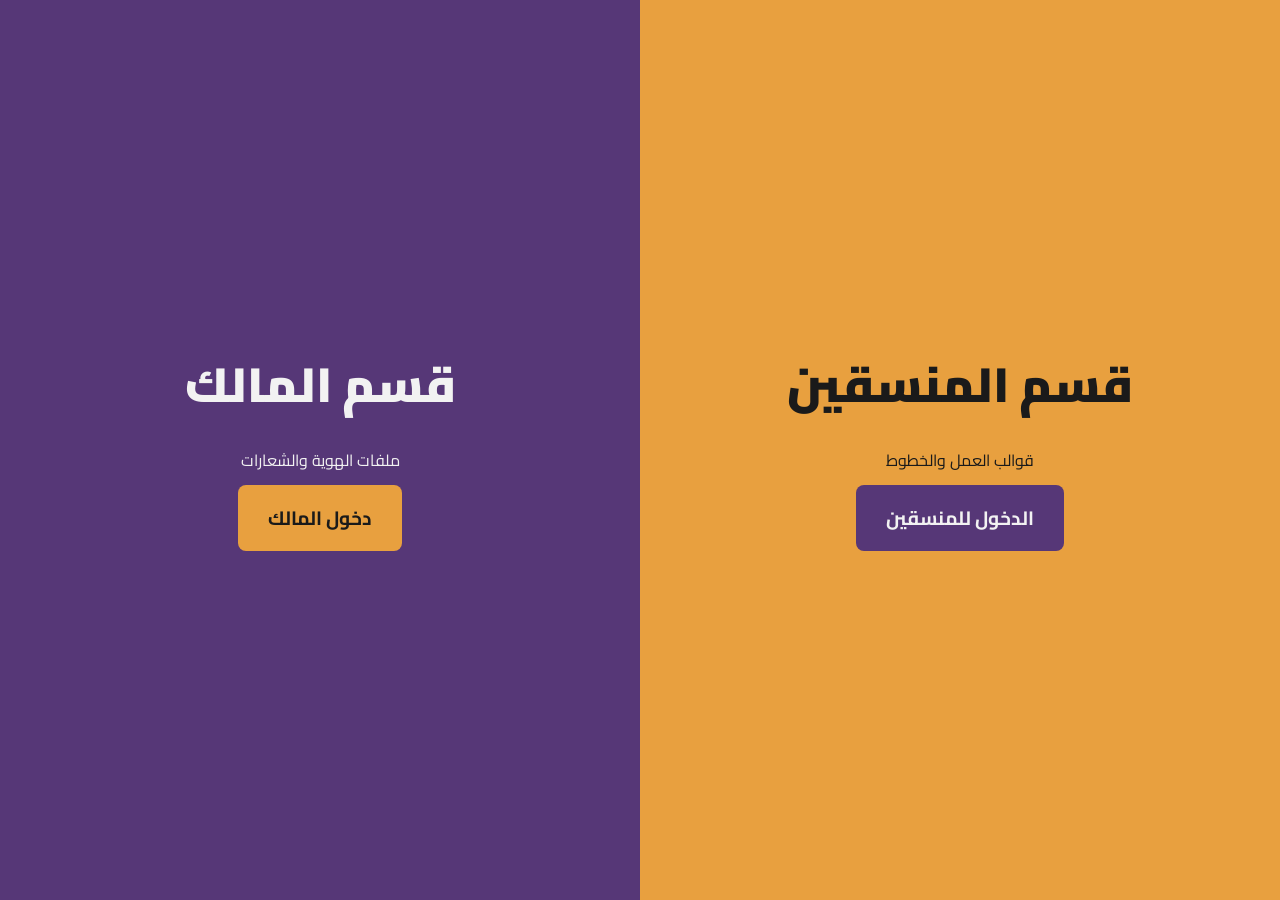
<file: index.html>
﻿<!DOCTYPE html>
<html lang="ar" dir="rtl">
<head>
    <meta charset="UTF-8">
    <meta name="viewport" content="width=device-width, initial-scale=1.0">
    <title>بوابة الهوية البصرية</title>
    <link href="https://fonts.googleapis.com/css2?family=Cairo:wght@400;700&display=swap" rel="stylesheet">
    <link rel="stylesheet" href="style.css">
</head>
<body>
    <div class="split-layout">
        <div class="split-section coordinator-section">
            <div class="content">
                <h2>قسم المنسقين</h2>
                <p>قوالب العمل والخطوط</p>
                <a href="coordinators.html" class="btn btn-purple">الدخول للمنسقين</a>
            </div>
        </div>
        <div class="split-section owner-section">
            <div class="content">
                <h2>قسم المالك</h2>
                <p>ملفات الهوية والشعارات</p>
                <a href="owner.html" class="btn btn-golden">دخول المالك</a>
            </div>
        </div>
    </div>
</body>
</html>
</file>
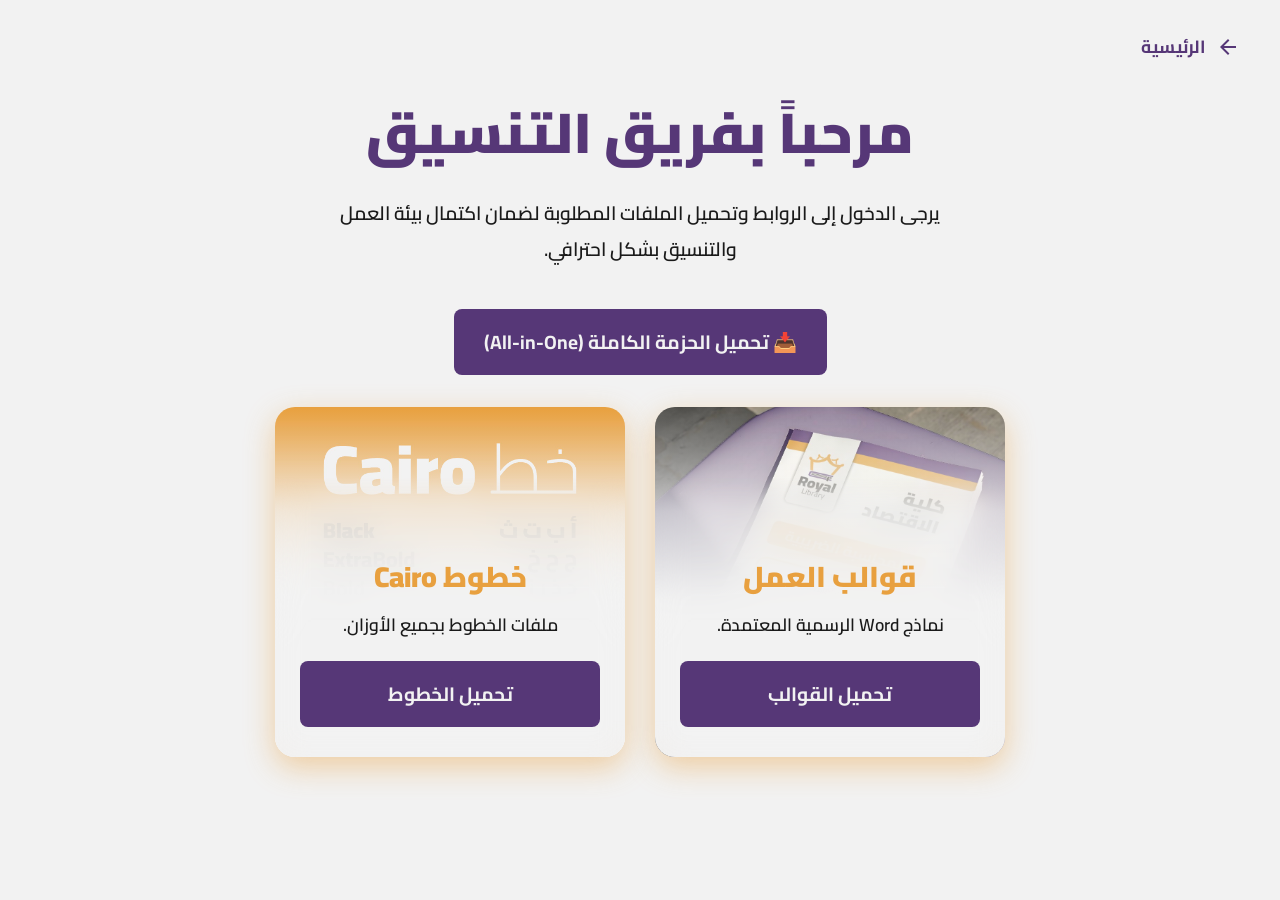
<file: Coordinators.html>
﻿<!DOCTYPE html>
<html lang="ar" dir="rtl">
<head>
    <meta charset="UTF-8">
    <meta name="viewport" content="width=device-width, initial-scale=1.0">
    <title>بوابة المنسقين</title>
    <link href="https://fonts.googleapis.com/css2?family=Cairo:wght@400;600;700;900&display=swap" rel="stylesheet">
    <link rel="stylesheet" href="style.css">
</head>
<body>
    <div class="dashboard coord-theme">
        
        <a href="index.html" class="top-back-btn">
            <svg viewBox="0 0 24 24">
                <path d="M20 11H7.83l5.59-5.59L12 4l-8 8 8 8 1.41-1.41L7.83 13H20v-2z"></path>
            </svg>
            الرئيسية
        </a>

        <h1>مرحباً بفريق التنسيق</h1>
        <p class="dashboard-msg">يرجى الدخول إلى الروابط وتحميل الملفات المطلوبة لضمان اكتمال بيئة العمل والتنسيق بشكل احترافي.</p>
        
        <a href="https://drive.proton.me/urls/DPE26Y5WY4#FNe2B08j1V1v" target="_blank" class="btn btn-purple" style="margin-bottom: 2rem;">📥 تحميل الحزمة الكاملة (All-in-One)</a>

        <div class="cards-container">
            <div class="card bg-template">
                <div class="card-content">
                    <h3>قوالب العمل</h3>
                    <p>نماذج Word الرسمية المعتمدة.</p>
                    <a href="https://drive.proton.me/urls/9JMN9GV3ZM#54tsAAldZ4zy" target="_blank" class="btn btn-purple">تحميل القوالب</a>
                </div>
            </div>

            <div class="card bg-font">
                <div class="card-content">
                    <h3>خطوط Cairo</h3>
                    <p>ملفات الخطوط بجميع الأوزان.</p>
                    <a href="https://drive.proton.me/urls/55VF64R9PR#OJAZcfxwjBOU" target="_blank" class="btn btn-purple">تحميل الخطوط</a>
                </div>
            </div>
        </div>
        
    </div>
</body>
</html>
</file>
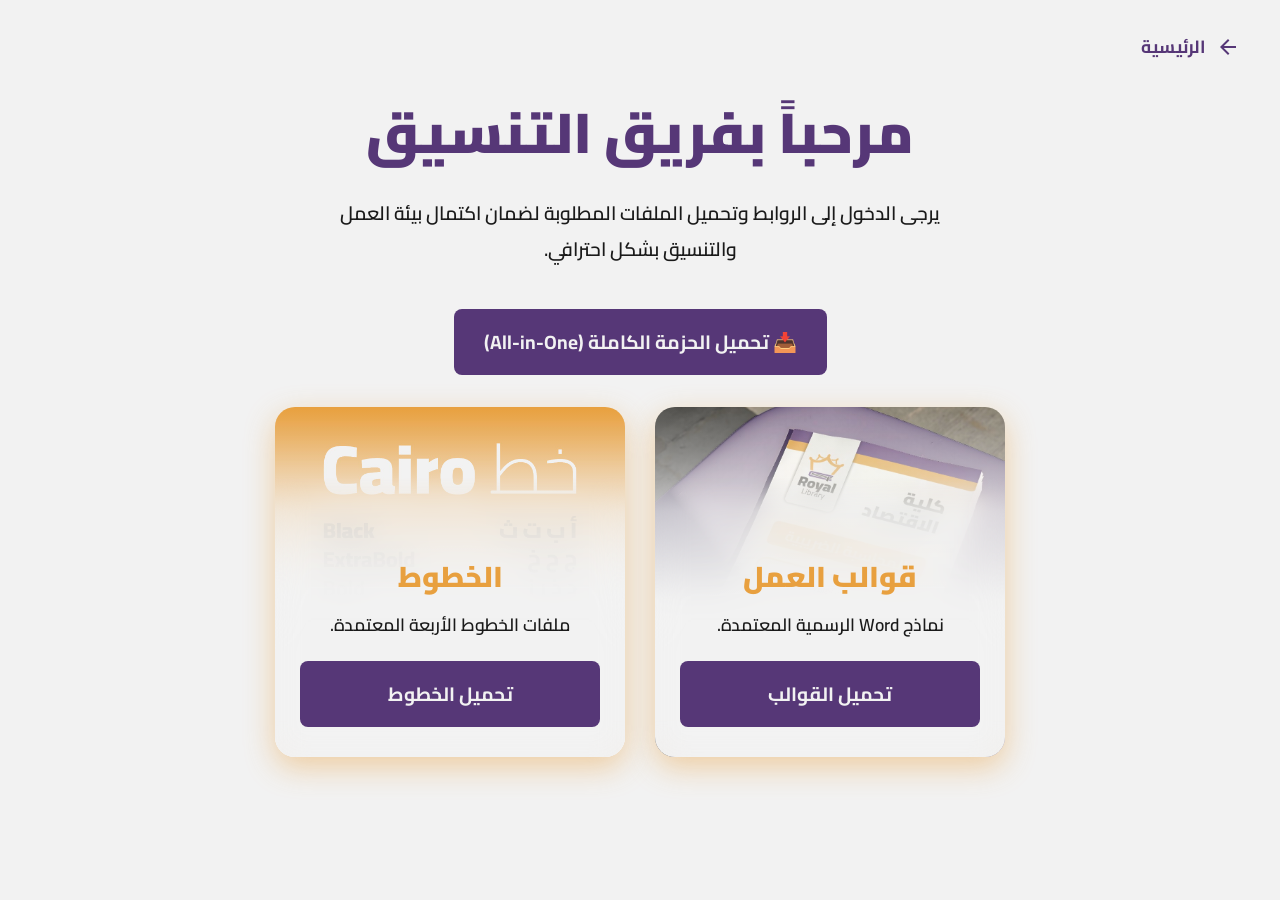
<file: coordinators.html>
<!DOCTYPE html>
<html lang="ar" dir="rtl">
<head>
    <meta charset="UTF-8">
    <meta name="viewport" content="width=device-width, initial-scale=1.0">
    <title>بوابة المنسقين</title>
    <link href="https://fonts.googleapis.com/css2?family=Cairo:wght@400;600;700;900&display=swap" rel="stylesheet">
    <link rel="stylesheet" href="style.css">
</head>
<body>
    <div class="dashboard coord-theme">
        
        <a href="index.html" class="top-back-btn">
            <svg viewBox="0 0 24 24">
                <path d="M20 11H7.83l5.59-5.59L12 4l-8 8 8 8 1.41-1.41L7.83 13H20v-2z"></path>
            </svg>
            الرئيسية
        </a>

        <h1>مرحباً بفريق التنسيق</h1>
        <p class="dashboard-msg">يرجى الدخول إلى الروابط وتحميل الملفات المطلوبة لضمان اكتمال بيئة العمل والتنسيق بشكل احترافي.</p>
        
        <a href="https://drive.proton.me/urls/DPE26Y5WY4#FNe2B08j1V1v" target="_blank" class="btn btn-purple" style="margin-bottom: 2rem;">📥 تحميل الحزمة الكاملة (All-in-One)</a>

        <div class="cards-container">
            <div class="card bg-template">
                <div class="card-content">
                    <h3>قوالب العمل</h3>
                    <p>نماذج Word الرسمية المعتمدة.</p>
                    <a href="https://drive.proton.me/urls/9JMN9GV3ZM#54tsAAldZ4zy" target="_blank" class="btn btn-purple">تحميل القوالب</a>
                </div>
            </div>

            <div class="card bg-font">
                <div class="card-content">
                    <h3>الخطوط</h3>
                    <p>ملفات الخطوط الأربعة المعتمدة.</p>
                    <a href="https://drive.proton.me/urls/55VF64R9PR#OJAZcfxwjBOU" target="_blank" class="btn btn-purple">تحميل الخطوط</a>
                </div>
            </div>
        </div>
        
    </div>
</body>
</html>
</file>
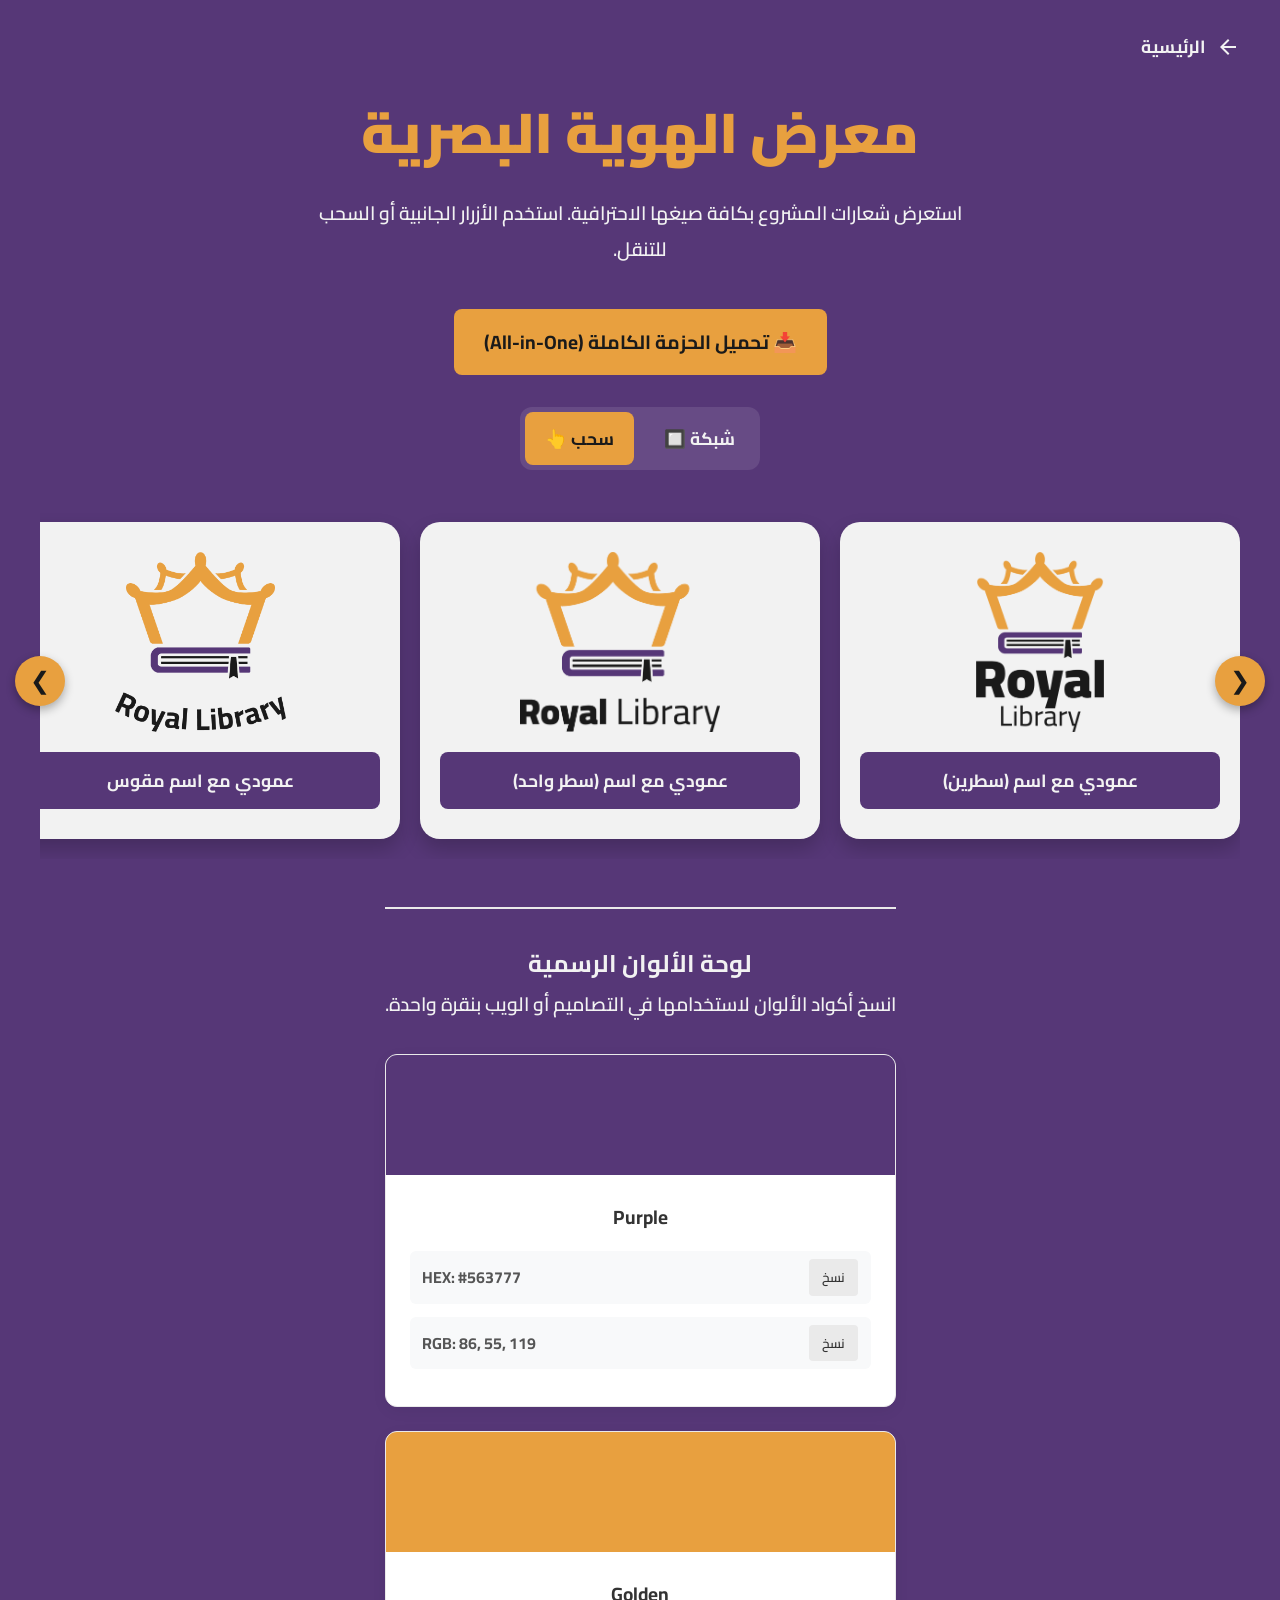
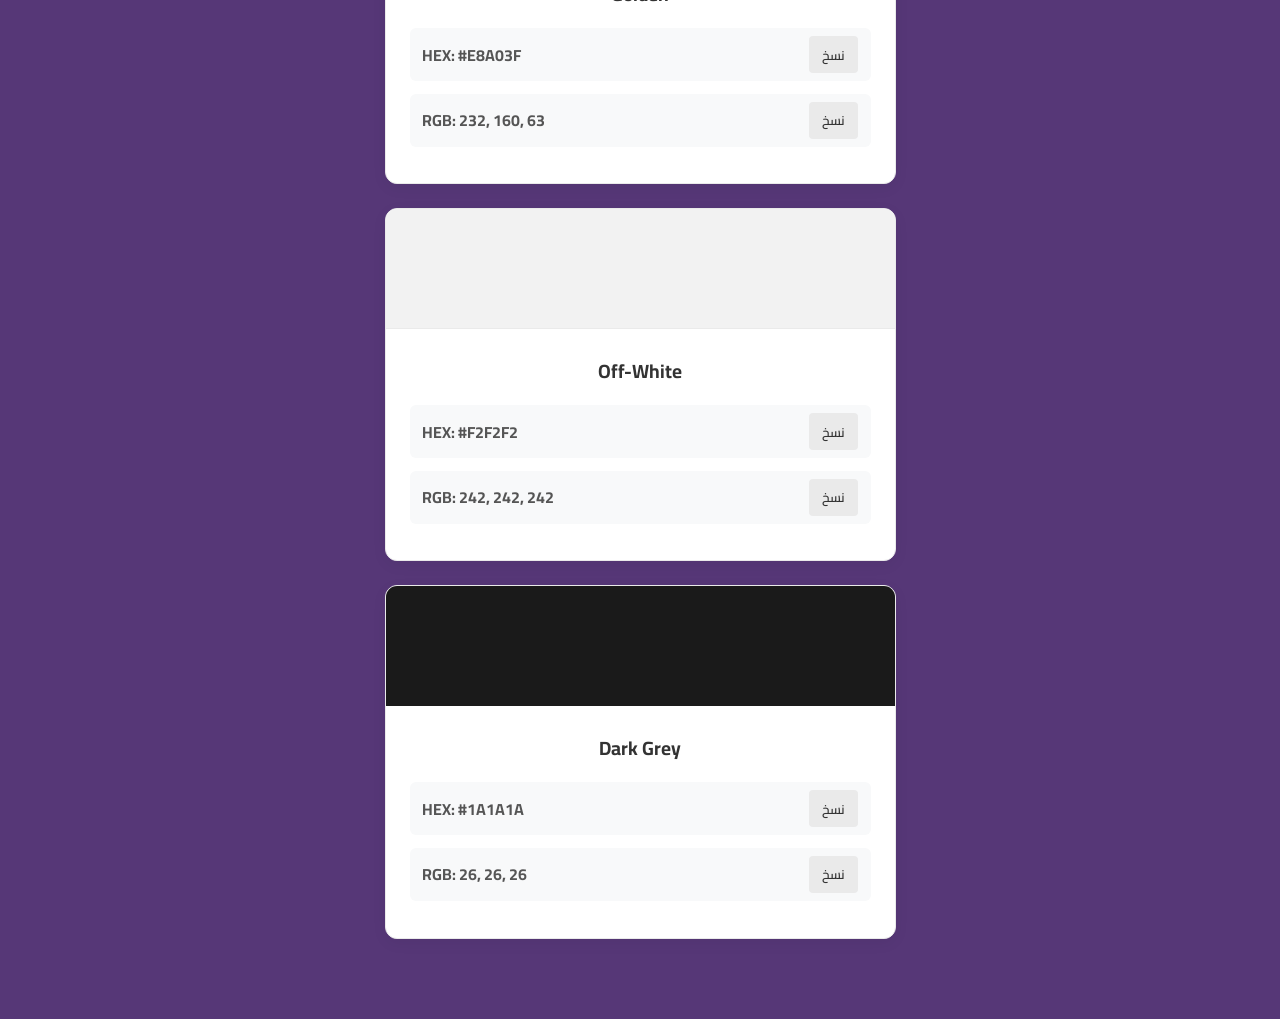
<file: owner.html>
<!DOCTYPE html>
<html lang="ar" dir="rtl">
<head>
    <meta charset="UTF-8">
    <meta name="viewport" content="width=device-width, initial-scale=1.0">
    <title>لوحة تحكم المالك</title>
    <link href="https://fonts.googleapis.com/css2?family=Cairo:wght@400;600;700;900&display=swap" rel="stylesheet">
    <link rel="stylesheet" href="style.css">
    
    <style>
        /* تنسيقات قسم الألوان */
        .palette-section {
            margin-top: 3rem;
            padding-top: 2rem;
            border-top: 2px solid #eaeaea;
        }

        .palette-grid {
            display: grid;
            grid-template-columns: repeat(auto-fit, minmax(250px, 1fr));
            gap: 1.5rem;
            margin-top: 1.5rem;
        }

        .color-card {
            background: #ffffff;
            border-radius: 12px;
            overflow: hidden;
            box-shadow: 0 4px 15px rgba(0,0,0,0.05);
            border: 1px solid #eaeaea;
            transition: transform 0.3s ease;
        }

        .color-card:hover {
            transform: translateY(-5px);
        }

        /* مربع اللون نفسه */
        .color-swatch {
            height: 120px;
            width: 100%;
        }

        /* تفاصيل الألوان وأزرار النسخ */
        .color-details {
            padding: 1.5rem;
        }

        .color-details h3 {
            margin: 0 0 1rem 0;
            font-size: 1.2rem;
            color: #333;
        }

        .code-row {
            display: flex;
            justify-content: space-between;
            align-items: center;
            background: #f8f9fa;
            padding: 0.5rem 0.8rem;
            border-radius: 6px;
            margin-bottom: 0.8rem;
            font-family: monospace; /* خط مناسب للأكواد */
            font-size: 1rem;
            direction: ltr; /* جعل الأكواد من اليسار لليمين */
        }

        .code-row span {
            color: #555;
            font-weight: bold;
        }

        .copy-btn {
            background: #eaeaea;
            border: none;
            padding: 0.4rem 0.8rem;
            border-radius: 4px;
            cursor: pointer;
            font-family: 'Cairo', sans-serif;
            font-size: 0.8rem;
            font-weight: 600;
            color: #333;
            transition: background 0.3s, color 0.3s;
        }

        .copy-btn:hover {
            background: #d4d4d4;
        }

        /* تنسيق الزر عند نجاح النسخ */
        .copy-btn.copied {
            background: #4caf50;
            color: white;
        }
    </style>
</head>
<body>
    <div class="dashboard owner-theme">
        
        <a href="index.html" class="top-back-btn">
            <svg viewBox="0 0 24 24" width="24" height="24" fill="currentColor">
                <path d="M20 11H7.83l5.59-5.59L12 4l-8 8 8 8 1.41-1.41L7.83 13H20v-2z"></path>
            </svg>
            الرئيسية
        </a>

        <h1>معرض الهوية البصرية</h1>
        <p class="dashboard-msg">استعرض شعارات المشروع بكافة صيغها الاحترافية. استخدم الأزرار الجانبية أو السحب للتنقل.</p>
        
        <a href="https://drive.proton.me/urls/YYRXRBAQX0#__fHTqx-NeRs" target="_blank" class="btn btn-golden" style="margin-bottom: 2rem;">📥 تحميل الحزمة الكاملة (All-in-One)</a>

        <div class="view-controls">
            <button class="view-btn" id="btnGrid" onclick="setView('grid')">شبكة 🔲</button>
            <button class="view-btn active" id="btnSwipe" onclick="setView('swipe')">سحب 👆</button>
        </div>

        <div class="gallery-wrapper" id="galleryWrapper">
            <button class="nav-btn prev" onclick="scrollGallery(1)">❮</button>
            
            <div class="logo-container swipe-mode" id="galleryContainer">
                <div class="logo-card">
                    <div class="logo-img-box"><img src="images/logo-preview (2).png" alt="عمودي سطرين"></div>
                    <a href="https://drive.proton.me/urls/99AMR9K4WM#TZuF1lPpvPN8" target="_blank" class="btn btn-purple">عمودي مع اسم (سطرين)</a>
                </div>
                <div class="logo-card">
                    <div class="logo-img-box"><img src="images/logo-preview (3).png" alt="عمودي سطر واحد"></div>
                    <a href="https://drive.proton.me/urls/91RXM5PB38#WneDZXRsHbFV" target="_blank" class="btn btn-purple">عمودي مع اسم (سطر واحد)</a>
                </div>
                <div class="logo-card">
                    <div class="logo-img-box"><img src="images/logo-preview (6).png" alt="عمودي مقوس"></div>
                    <a href="https://drive.proton.me/urls/60KF4DCA00#aUmZ9vuspVb2" target="_blank" class="btn btn-purple">عمودي مع اسم مقوس</a>
                </div>
                <div class="logo-card">
                    <div class="logo-img-box"><img src="images/logo-preview (5).png" alt="أفقي سطر واحد"></div>
                    <a href="https://drive.proton.me/urls/PQMB0D1VDC#L8Q8sknO6bwM" target="_blank" class="btn btn-purple">أفقي (سطر واحد)</a>
                </div>
                <div class="logo-card">
                    <div class="logo-img-box"><img src="images/logo-preview (4).png" alt="أفقي سطرين"></div>
                    <a href="https://drive.proton.me/urls/0DVDPZ5PKW#UpDnxZw1lUeR" target="_blank" class="btn btn-purple">أفقي (سطرين)</a>
                </div>
                <div class="logo-card">
                    <div class="logo-img-box"><img src="images/logo-preview (7).png" alt="شعار دائري"></div>
                    <a href="https://drive.proton.me/urls/15PD0VT8P0#Hl2q6lnFeFlK" target="_blank" class="btn btn-purple">لوغو دائري (ختم)</a>
                </div>
                <div class="logo-card">
                    <div class="logo-img-box"><img src="images/logo-preview (1).png" alt="الرمز فقط"></div>
                    <a href="https://drive.proton.me/urls/FK7HHN157G#TPbV2udOumhy" target="_blank" class="btn btn-purple">الرمز فقط (بدون اسم)</a>
                </div>
            </div>

            <button class="nav-btn next" onclick="scrollGallery(-1)">❯</button>
        </div>

        <div class="palette-section">
            <h2>لوحة الألوان الرسمية</h2>
            <p class="dashboard-msg">انسخ أكواد الألوان لاستخدامها في التصاميم أو الويب بنقرة واحدة.</p>
            
            <div class="palette-grid">
                
                <div class="color-card">
                    <div class="color-swatch" style="background-color: #563777;"></div>
                    <div class="color-details">
                        <h3>Purple</h3>
                        <div class="code-row">
                            <span>HEX: #563777</span>
                            <button class="copy-btn" onclick="copyColorCode('#563777', this)">نسخ</button>
                        </div>
                        <div class="code-row">
                            <span>RGB: 86, 55, 119</span>
                            <button class="copy-btn" onclick="copyColorCode('rgb(86, 55, 119)', this)">نسخ</button>
                        </div>
                    </div>
                </div>

                <div class="color-card">
                    <div class="color-swatch" style="background-color: #E8A03F;"></div>
                    <div class="color-details">
                        <h3>Golden</h3>
                        <div class="code-row">
                            <span>HEX: #E8A03F</span>
                            <button class="copy-btn" onclick="copyColorCode('#E8A03F', this)">نسخ</button>
                        </div>
                        <div class="code-row">
                            <span>RGB: 232, 160, 63</span>
                            <button class="copy-btn" onclick="copyColorCode('rgb(232, 160, 63)', this)">نسخ</button>
                        </div>
                    </div>
                </div>

                <div class="color-card">
                    <div class="color-swatch" style="background-color: #F2F2F2; border-bottom: 1px solid #eaeaea;"></div>
                    <div class="color-details">
                        <h3>Off-White</h3>
                        <div class="code-row">
                            <span>HEX: #F2F2F2</span>
                            <button class="copy-btn" onclick="copyColorCode('#F2F2F2', this)">نسخ</button>
                        </div>
                        <div class="code-row">
                            <span>RGB: 242, 242, 242</span>
                            <button class="copy-btn" onclick="copyColorCode('rgb(242, 242, 242)', this)">نسخ</button>
                        </div>
                    </div>
                </div>

                <div class="color-card">
                    <div class="color-swatch" style="background-color: #1A1A1A;"></div>
                    <div class="color-details">
                        <h3>Dark Grey</h3>
                        <div class="code-row">
                            <span>HEX: #1A1A1A</span>
                            <button class="copy-btn" onclick="copyColorCode('#1A1A1A', this)">نسخ</button>
                        </div>
                        <div class="code-row">
                            <span>RGB: 26, 26, 26</span>
                            <button class="copy-btn" onclick="copyColorCode('rgb(26, 26, 26)', this)">نسخ</button>
                        </div>
                    </div>
                </div>

            </div>
        </div>
        </div>

    <script>
        // دالة تغيير طريقة العرض (الشبكة أو السحب)
        function setView(mode) {
            const container = document.getElementById('galleryContainer');
            const wrapper = document.getElementById('galleryWrapper');
            const btnGrid = document.getElementById('btnGrid');
            const btnSwipe = document.getElementById('btnSwipe');

            if (mode === 'swipe') {
                container.className = 'logo-container swipe-mode';
                btnSwipe.classList.add('active');
                btnGrid.classList.remove('active');
                wrapper.classList.remove('grid-active');
            } else {
                container.className = 'logo-container grid-mode';
                btnGrid.classList.add('active');
                btnSwipe.classList.remove('active');
                wrapper.classList.add('grid-active');
            }
        }

        // دالة التمرير الجانبي للشعارات
        function scrollGallery(direction) {
            const container = document.getElementById('galleryContainer');
            // الاتجاه (1) لليمين، و (-1) لليسار
            const scrollAmount = container.clientWidth * 0.8 * direction;
            container.scrollBy({ left: scrollAmount, behavior: 'smooth' });
        }

        // =========================================
        // الدالة الجديدة الخاصة بنسخ كود اللون
        // =========================================
        function copyColorCode(textToCopy, buttonElement) {
            // استخدام واجهة الحافظة (Clipboard API) لنسخ النص
            navigator.clipboard.writeText(textToCopy).then(() => {
                // حفظ النص الأصلي للزر
                const originalText = buttonElement.innerText;
                
                // تغيير شكل ونص الزر لتأكيد النسخ
                buttonElement.innerText = 'تم النسخ!';
                buttonElement.classList.add('copied');
                
                // إعادة الزر لشكله الأصلي بعد ثانيتين
                setTimeout(() => {
                    buttonElement.innerText = originalText;
                    buttonElement.classList.remove('copied');
                }, 2000);
            }).catch(err => {
                console.error('فشل في نسخ النص: ', err);
                alert('عذراً، حدث خطأ أثناء النسخ.');
            });
        }
    </script>
</body>
</html>
</file>
<file: style.css>
:root {
    --purple: #563777;
    --golden: #E8A03F;
    --off-white: #F2F2F2;
    --dark-grey: #1A1A1A;
}

* {
    box-sizing: border-box;
    margin: 0;
    padding: 0;
    font-family: 'Cairo', sans-serif;
}

body {
    background-color: var(--off-white);
    color: var(--dark-grey);
    overflow-x: hidden;
}

/* إصلاحات الواجهة الرئيسية */
.split-layout { 
    display: flex; 
    min-height: 100vh; /* تغيير إلى min-height لحل الغليتش */
    width: 100vw; 
}
.split-section { 
    flex: 1; 
    display: flex; 
    justify-content: center; 
    align-items: center; 
    text-align: center; 
    transition: all 0.3s ease-in-out; 
}
.split-section:hover { flex: 1.05; }
.coordinator-section { background-color: var(--golden); color: var(--dark-grey); }
.owner-section { background-color: var(--purple); color: var(--off-white); }
.content { padding: 2rem; width: 100%; }
.content h2 { font-size: 3rem; font-weight: 900; margin-bottom: 1rem; }

.btn {
    display: inline-block; padding: 15px 30px; font-size: 1.2rem; font-weight: bold;
    text-decoration: none; border-radius: 8px; transition: 0.3s; margin: 10px;
    cursor: pointer; text-align: center; border: none;
}
.btn-purple { background-color: var(--purple); color: var(--off-white); }
.btn-purple:hover { background-color: var(--dark-grey); }
.btn-golden { background-color: var(--golden); color: var(--dark-grey); }
.btn-golden:hover { background-color: var(--off-white); }

.dashboard {
    min-height: 100vh; display: flex; flex-direction: column; align-items: center;
    justify-content: flex-start; text-align: center; padding: 5rem 2rem; position: relative;
    overflow-x: hidden;
}
.owner-theme { background-color: var(--purple); color: var(--off-white); }
.coord-theme { background-color: var(--off-white); color: var(--dark-grey); }

.dashboard h1 { font-size: 3.5rem; font-weight: 900; margin-bottom: 10px; }
.owner-theme h1 { color: var(--golden); }
.coord-theme h1 { color: var(--purple); }

.dashboard-msg { font-size: 1.2rem; font-weight: 600; margin-bottom: 2rem; max-width: 650px; }
.owner-theme .dashboard-msg { color: var(--off-white); }
.coord-theme .dashboard-msg { color: var(--dark-grey); }

.top-back-btn {
    position: absolute; top: 30px; right: 40px; display: flex; align-items: center;
    gap: 10px; text-decoration: none; font-weight: 700; font-size: 1.1rem; transition: 0.3s;
}
.coord-theme .top-back-btn { color: var(--purple); }
.coord-theme .top-back-btn:hover { color: var(--golden); }
.owner-theme .top-back-btn { color: var(--off-white); }
.owner-theme .top-back-btn:hover { color: var(--golden); }
.top-back-btn svg { width: 24px; height: 24px; fill: currentColor; }

.view-controls {
    display: flex;
    gap: 10px;
    margin-bottom: 2rem;
    background-color: rgba(255, 255, 255, 0.1);
    padding: 5px;
    border-radius: 12px;
}
.view-btn {
    background: transparent;
    border: none;
    padding: 10px 20px;
    font-size: 1.1rem;
    font-weight: bold;
    color: var(--off-white);
    border-radius: 8px;
    cursor: pointer;
    transition: 0.3s;
}
.view-btn:hover { background-color: rgba(255, 255, 255, 0.2); }
.view-btn.active { background-color: var(--golden); color: var(--dark-grey); }

.gallery-wrapper {
    position: relative;
    width: 100%;
    max-width: 1200px;
    display: flex;
    align-items: center;
    justify-content: center;
}

.nav-btn {
    position: absolute;
    top: 50%;
    transform: translateY(-50%);
    background-color: var(--golden);
    color: var(--dark-grey);
    border: none;
    width: 50px;
    height: 50px;
    border-radius: 50%;
    cursor: pointer;
    z-index: 10;
    display: flex;
    align-items: center;
    justify-content: center;
    font-size: 1.5rem;
    box-shadow: 0 4px 10px rgba(0,0,0,0.3);
    transition: 0.3s;
}
.nav-btn:hover { background-color: var(--off-white); }
.nav-btn.prev { right: -25px; } /* اليمين */
.nav-btn.next { left: -25px; } /* اليسار */

.gallery-wrapper.grid-active .nav-btn { display: none !important; }

.logo-container { width: 100%; transition: all 0.3s ease; }

.logo-container.grid-mode {
    display: flex; flex-wrap: wrap; justify-content: center; gap: 30px;
}
.logo-container.grid-mode .logo-card { width: 100%; max-width: 320px; }

.logo-container.swipe-mode {
    display: flex; flex-wrap: nowrap; overflow-x: auto; scroll-snap-type: x mandatory;
    scroll-behavior: smooth; gap: 20px; padding: 20px 0; -webkit-overflow-scrolling: touch;
    scrollbar-width: none;
}
.logo-container.swipe-mode::-webkit-scrollbar { display: none; }

.logo-container.swipe-mode .logo-card { flex: 0 0 85%; max-width: 400px; scroll-snap-align: center; }

.logo-card {
    background-color: var(--off-white); border-radius: 20px; padding: 30px 20px;
    display: flex; flex-direction: column; align-items: center; justify-content: space-between;
    box-shadow: 0 10px 20px rgba(0,0,0,0.2); transition: 0.3s;
}
.logo-card:hover { transform: translateY(-5px); box-shadow: 0 15px 35px rgba(232, 160, 63, 0.4); }

.logo-img-box { width: 100%; height: 180px; display: flex; justify-content: center; align-items: center; margin-bottom: 20px; }
.logo-img-box img { max-width: 100%; max-height: 100%; object-fit: contain; }
.logo-card .btn-purple { width: 100%; margin: 0; font-size: 1.1rem; padding: 12px; }

/* إصلاحات الموبايل */
@media (max-width: 768px) {
    .split-layout { flex-direction: column; height: 100vh; }
    .split-section { flex: 1; min-height: 50vh; } /* يضمن أن يأخذ كل قسم نصف الشاشة بدقة */
    .content h2 { font-size: 2.2rem; }
    .top-back-btn { top: 15px; right: 15px; font-size: 1rem; }
    .dashboard h1 { font-size: 2.2rem; margin-top: 20px; }
    .dashboard-msg { font-size: 1rem; }
    
    /* تصغير الأسهم للموبايل وإدخالها للداخل قليلاً */
    .nav-btn { width: 40px; height: 40px; font-size: 1.2rem; }
    .nav-btn.prev { right: 10px; } 
    .nav-btn.next { left: 10px; }
    
    .logo-container.swipe-mode .logo-card { flex: 0 0 92%; }
}

.cards-container { display: flex; flex-wrap: wrap; justify-content: center; gap: 30px; width: 100%; max-width: 1000px; }
.card { position: relative; width: 100%; max-width: 350px; aspect-ratio: 1/1; border-radius: 20px; overflow: hidden; display: flex; flex-direction: column; justify-content: flex-end; box-shadow: 0 10px 30px rgba(232, 160, 63, 0.45); transition: transform 0.3s ease, box-shadow 0.3s ease; background-size: cover; background-position: center; background-color: var(--off-white); }
.card:hover { transform: translateY(-8px); box-shadow: 0 15px 40px rgba(232, 160, 63, 0.65); }
.card::before { content: ""; position: absolute; bottom: 0; left: 0; width: 100%; height: 100%; background: linear-gradient(to top, rgba(242, 242, 242, 1) 0%, rgba(242, 242, 242, 1) 45%, rgba(242, 242, 242, 0.8) 70%, rgba(242, 242, 242, 0) 100%); z-index: 1; }
.card::after { content: ""; position: absolute; bottom: 0; left: 0; width: 100%; height: 100%; backdrop-filter: blur(15px); -webkit-backdrop-filter: blur(15px); mask-image: linear-gradient(to top, black 30%, rgba(0,0,0,0.5) 60%, transparent 80%); -webkit-mask-image: linear-gradient(to top, black 30%, rgba(0,0,0,0.7) 70%, transparent 80%); z-index: 1; }
.card-content { position: relative; z-index: 2; padding: 20px 25px 30px 25px; text-align: center; }
.card-content h3 { font-size: 1.8rem; font-weight: 900; margin-bottom: 5px; color: var(--golden); }
.card-content p { font-size: 1.1rem; margin-bottom: 20px; color: var(--dark-grey); font-weight: 600; }
.card-content .btn { width: 100%; margin: 0; }

.bg-template { background-image: url('images/template-preview.png'); background-position: bottom center; }
.bg-font { background-image: url('images/font-preview.png'); background-position: center; }
</file>
